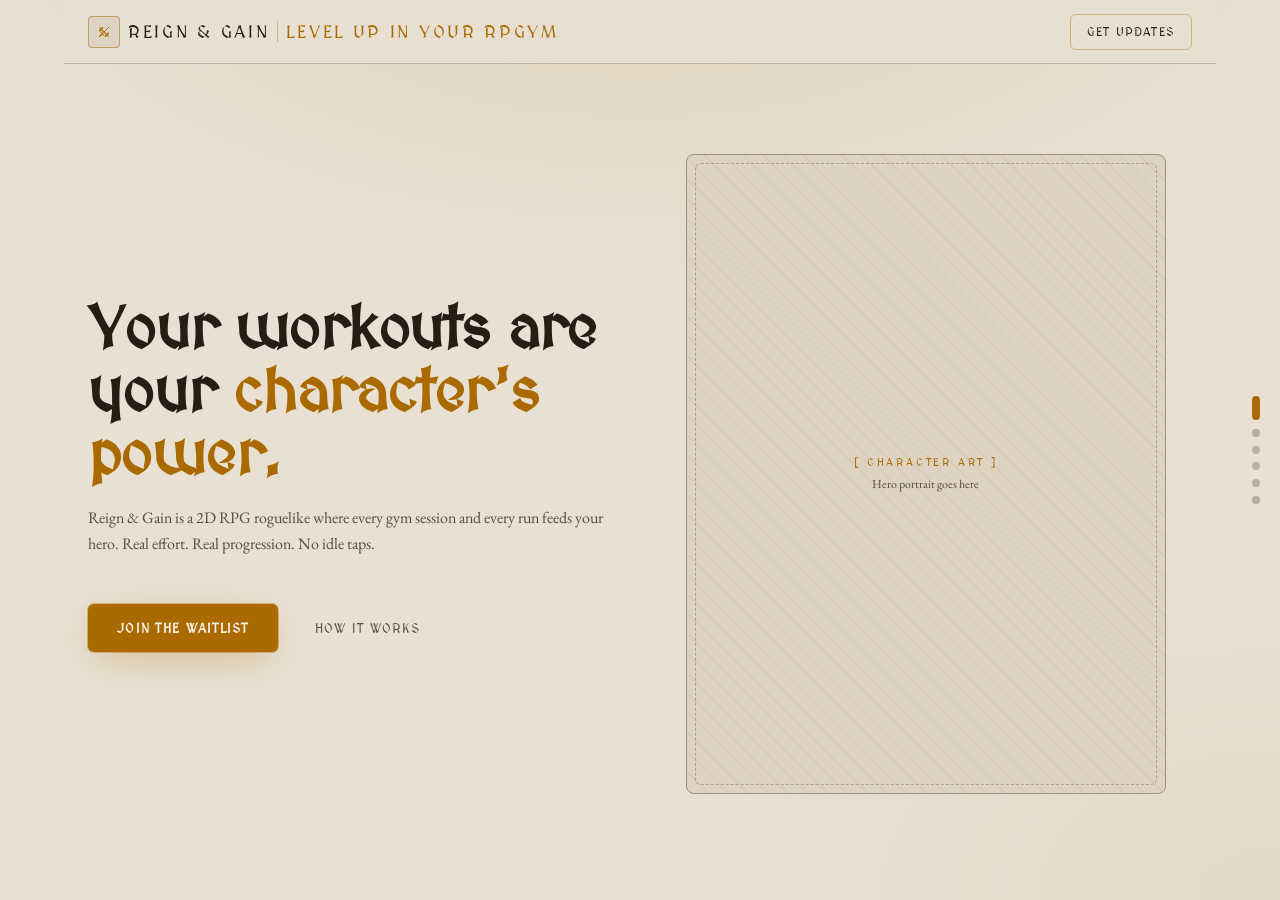
<file: index.html>
<!DOCTYPE html>
<html lang="en">
<head>
<meta charset="UTF-8" />
<meta name="viewport" content="width=device-width, initial-scale=1.0" />
<title>Reign & Gain: Level Up in Your RPGym</title>
<meta name="description" content="Reign & Gain is a fitness-themed 2D RPG roguelike where your real-world workouts power your in-game character. Level up in your RPGym — join the pre-alpha waitlist." />
<meta property="og:title" content="Reign & Gain: Level Up in Your RPGym" />
<meta property="og:description" content="A 2D RPG roguelike where gym sessions and runs level up your hero. Pre-alpha, building in public." />
<meta property="og:type" content="website" />
<meta name="twitter:card" content="summary_large_image" />
<link rel="stylesheet" href="css/styles.css?v=18" />
</head>
<body>

<header class="wrap nav nav-fixed">
  <div class="brand">
    <div class="brand-mark">
      <svg viewBox="0 0 24 24" fill="none" stroke="currentColor" stroke-linecap="round" stroke-linejoin="round">
        <g transform="rotate(45 12 12)">
          <path stroke-width="1.6" d="M3 12 21 12"/>
          <path stroke-width="2.4" d="M6 9 6 15"/>
          <path stroke-width="2.4" d="M18 9 18 15"/>
          <path stroke-width="1.3" d="M12 2 12 17"/>
          <path stroke-width="1.6" d="M9 15.5 15 15.5"/>
          <path stroke-width="1.8" d="M12 17 12 20.5"/>
          <circle cx="12" cy="21.3" r="1" fill="currentColor" stroke="none"/>
        </g>
      </svg>
    </div>
    <span class="brand-name">REIGN &amp; GAIN</span>
    <span class="brand-tagline">LEVEL UP IN YOUR RPGYM</span>
  </div>
  <a href="#signup"><button class="btn btn-outline">Get updates</button></a>
</header>

<div id="pager">
  <div id="pager-track">

    <section class="page wrap hero" data-page>
      <div class="hero-copy" data-animate>
        <h1>Your workouts are your<span class="accent"> character's power.</span></h1>

        <p class="lead">Reign &amp; Gain is a 2D RPG roguelike where every gym session and every run feeds your hero. Real effort. Real progression. No idle taps.</p>

        <div class="hero-actions">
          <a href="#signup"><button class="btn btn-primary">Join the Waitlist</button></a>
          <a href="#how"><button class="btn btn-ghost">How it works</button></a>
        </div>
      </div>

      <div class="hero-art" data-animate>
        <div class="placeholder aspect-45">
          <div class="placeholder-inset"></div>
          <div class="placeholder-content">
            <span class="placeholder-label">[ Character Art ]</span>
            <span class="placeholder-sub">Hero portrait goes here</span>
          </div>
        </div>
      </div>
    </section>

    <section class="page wrap wrap-narrow mission" data-page>
      <div data-animate>
        <p class="eyebrow">Why we're building this</p>
        <h2>A shared world where gamers and athletes are one and the same</h2>
        <p>Lifting and running aren't separate from play here. They ARE the play. Real-world effort and in-game progression feed the same fire instead of fighting for your time.</p>
      </div>
    </section>

    <section id="how" class="page wrap flow-safe" data-page>
      <div class="section-head" data-animate>
        <h2>How it works</h2>
      </div>

      <div class="grid-row grid-row-5" data-animate>

        <div class="card">
          <div class="placeholder aspect-video">
            <div class="placeholder-inset"></div>
            <div class="placeholder-content"><span class="placeholder-label">[ Workout Photo ]</span></div>
          </div>
          <div class="card-title-row">
            <svg viewBox="0 0 24 24" fill="none" stroke="currentColor" stroke-width="1.5" stroke-linecap="round" stroke-linejoin="round"><path d="M4 16c0-2 1-3 2-3s2 1 2 3-1 4-2 4-2-2-2-4Z"/><path d="M16 8c0-2 1-3 2-3s2 1 2 3-1 4-2 4-2-2-2-4Z"/><path d="M8 13c1 0 2-1 2-3M14 11c1 0 2 1 2 3"/></svg>
            <h3>Real Workout</h3>
          </div>
          <p class="body">Run or lift. Reign &amp; Gain doesn't need your phone open.</p>
          <div class="card-num">01</div>
        </div>

        <div class="card">
          <div class="placeholder aspect-video">
            <div class="placeholder-inset"></div>
            <div class="placeholder-content"><span class="placeholder-label">[ Verification UI ]</span></div>
          </div>
          <div class="card-title-row">
            <svg viewBox="0 0 24 24" fill="none" stroke="currentColor" stroke-width="1.5" stroke-linecap="round" stroke-linejoin="round"><path d="M12 21s7-6.5 7-11.5A7 7 0 0 0 5 9.5C5 14.5 12 21 12 21Z"/><circle cx="12" cy="9.5" r="2.2"/></svg>
            <h3>Auto-Verified</h3>
          </div>
          <p class="body">Zero manual logging. You do the workout, we handle the backend.</p>
          <div class="card-num">02</div>
        </div>

        <div class="card">
          <div class="placeholder aspect-video">
            <div class="placeholder-inset"></div>
            <div class="placeholder-content"><span class="placeholder-label">[ Token Drop ]</span></div>
          </div>
          <div class="card-title-row">
            <svg viewBox="0 0 24 24" fill="none" stroke="currentColor" stroke-width="1.5" stroke-linecap="round" stroke-linejoin="round"><path d="M3 8h11a3 3 0 1 0-3-3"/><path d="M3 13h15a3 3 0 1 1-3 3"/><path d="M3 18h8"/></svg>
            <h3>Get Tokens</h3>
          </div>
          <p class="body">Gym sessions mint Iron Tokens. Running mints Wind Tokens.</p>
          <div class="card-num">03</div>
        </div>

        <div class="card">
          <div class="placeholder aspect-video">
            <div class="placeholder-inset"></div>
            <div class="placeholder-content"><span class="placeholder-label">[ Skill Tree UI ]</span></div>
          </div>
          <div class="card-title-row">
            <svg viewBox="0 0 24 24" fill="none" stroke="currentColor" stroke-width="1.5" stroke-linecap="round" stroke-linejoin="round"><circle cx="6" cy="5" r="2"/><circle cx="6" cy="19" r="2"/><circle cx="18" cy="12" r="2"/><path d="M6 7v10M6 12h8.5M14.5 12 16.3 10.2M6 12 8 10"/></svg>
            <h3>Skill Tree</h3>
          </div>
          <p class="body">Spend tokens to unlock class abilities and specialize.</p>
          <div class="card-num">04</div>
        </div>

        <div class="card">
          <div class="placeholder aspect-video">
            <div class="placeholder-inset"></div>
            <div class="placeholder-content"><span class="placeholder-label">[ Combat Screenshot ]</span></div>
          </div>
          <div class="card-title-row">
            <svg viewBox="0 0 24 24" fill="none" stroke="currentColor" stroke-width="1.5" stroke-linecap="round" stroke-linejoin="round"><rect x="4" y="4" width="16" height="16" rx="3"/><circle cx="8.5" cy="8.5" r="1" fill="currentColor" stroke="none"/><circle cx="15.5" cy="8.5" r="1" fill="currentColor" stroke="none"/><circle cx="12" cy="12" r="1" fill="currentColor" stroke="none"/><circle cx="8.5" cy="15.5" r="1" fill="currentColor" stroke="none"/><circle cx="15.5" cy="15.5" r="1" fill="currentColor" stroke="none"/></svg>
            <h3>Combat</h3>
          </div>
          <p class="body">Turn-based battles combine dice, strategy and quick-time events.</p>
          <div class="card-num">05</div>
        </div>

      </div>
    </section>

    <section id="classes" class="page wrap flow-safe" data-page>
      <div class="section-head" data-animate>
        <h2>Choose your class</h2>
        <p class="section-sub">Customize your hero's look and choose your skills, but your workouts dictate your class.</p>
      </div>

      <div class="grid-row grid-row-3" data-animate>

        <div class="card">
          <div class="placeholder aspect-34">
            <div class="placeholder-inset"></div>
            <div class="placeholder-content"><span class="placeholder-label">[ Warrior Portrait ]</span></div>
          </div>
          <div class="card-title-row">
            <svg viewBox="0 0 24 24" fill="none" stroke="currentColor" stroke-linecap="round" stroke-linejoin="round">
              <g transform="rotate(45 12 12)">
                <path stroke-width="1.4" d="M12 2 13.4 5.2 13.4 15.6 10.6 15.6 10.6 5.2Z"/>
                <path stroke-width="2" d="M7.8 16 16.2 16"/>
                <path stroke-width="1.4" d="M12 16 12 20"/>
                <circle cx="12" cy="20.8" r="1" fill="currentColor" stroke="none"/>
              </g>
            </svg>
            <h3>Warrior</h3>
          </div>
          <p class="card-stats"><span class="stat-token">Iron Tokens</span> · HP · Armor · Damage</p>
          <p class="body">Fed by Iron Tokens: the more you lift, the harder you hit.</p>
        </div>

        <div class="card">
          <div class="placeholder aspect-34">
            <div class="placeholder-inset"></div>
            <div class="placeholder-content"><span class="placeholder-label">[ Rogue Portrait ]</span></div>
          </div>
          <div class="card-title-row">
            <svg viewBox="0 0 24 24" fill="none" stroke="currentColor" stroke-width="1.5" stroke-linecap="round" stroke-linejoin="round"><path d="M13 2 4 14h6l-1 8 9-12h-6l1-8Z"/></svg>
            <h3>Rogue</h3>
          </div>
          <p class="card-stats"><span class="stat-token">Wind Tokens</span> · Stamina · Agility · Speed</p>
          <p class="body">Fed by Wind Tokens: running sharpens speed and reflexes.</p>
        </div>

        <div class="card">
          <div class="placeholder aspect-34">
            <div class="placeholder-inset"></div>
            <div class="placeholder-content"><span class="placeholder-label">[ Mage Portrait ]</span></div>
          </div>
          <div class="card-title-row">
            <svg viewBox="0 0 24 24" fill="none" stroke="currentColor" stroke-width="1.5" stroke-linecap="round" stroke-linejoin="round"><path d="M12 3v4M12 17v4M3 12h4M17 12h4M6 6l2.5 2.5M17.5 17.5 15 15M6 18l2.5-2.5M17.5 6.5 15 9"/></svg>
            <h3>Mage</h3>
          </div>
          <p class="card-stats"><span class="stat-token">Iron + Wind Tokens</span> · Hybrid · Magic</p>
          <p class="body">Fed by both token types: a hybrid build focused on magic spells.</p>
        </div>

      </div>
    </section>

    <section class="page banner" data-page>
      <div class="wrap wrap-narrow" data-animate>
        <h2>You <span class="accent-underline">Are</span> Your Hero</h2>
        <p>Every rep, every mile, every drop of sweat: it all lands here. Your character doesn't just look like you. They are you.</p>
      </div>
    </section>

    <section id="signup" class="page wrap wrap-signup" data-page>
      <div class="section-head" data-animate>
        <p class="eyebrow">Enlist Now</p>
        <h2>Get on the waitlist</h2>
        <p class="section-sub">Be the first to know when playtests open. One-line updates, no marketing fluff.</p>
      </div>

      <div class="signup-box" data-animate>
        <div id="form-wrap">
          <form id="waitlist-form" novalidate>
            <div class="field">
              <label for="email">Email address</label>
              <input id="email" name="email" type="email" required autocomplete="email" placeholder="you@example.com" />
            </div>

            <div class="consent-row">
              <input id="consent" name="consent" type="checkbox" />
              <label for="consent">I agree to receive occasional updates about Reign &amp; Gain at this email address.</label>
            </div>

            <p id="form-error" class="form-error hidden" role="alert"></p>

            <button id="submit-btn" type="submit" class="btn btn-submit">Join the Waitlist</button>

            <p class="form-note">We only use your email to notify you about Reign &amp; Gain updates. No spam, no sharing your data, unsubscribe anytime.</p>
          </form>
        </div>

        <div id="success-wrap" class="success-box hidden">
          <svg viewBox="0 0 24 24" fill="none" stroke="currentColor" stroke-width="1.5" stroke-linecap="round" stroke-linejoin="round"><circle cx="12" cy="12" r="9"/><path d="m8.5 12.5 2.3 2.3L16 10"/></svg>
          <div>
            <h3>You're on the list.</h3>
            <p>We'll only email you when there's something real to show.</p>
          </div>
        </div>
      </div>

      <p class="page-foot">
        <span class="page-foot-status"><span class="badge-dot-inline"></span>Pre-Alpha · Week one, no fake numbers, just an honest waitlist.</span>
        <a href="privacy.html">Privacy</a>
        <span id="foot-year">© Reign &amp; Gain</span>
      </p>
    </section>

  </div>

  <nav id="pager-dots" aria-label="Page navigation"></nav>
</div>

<script src="js/waitlist.js?v=13"></script>
<script src="js/scroll-effects.js?v=13"></script>
<script src="js/paginate.js?v=17"></script>
<script>document.getElementById("foot-year").textContent = "© " + new Date().getFullYear() + " Reign & Gain";</script>
</body>
</html>
</file>
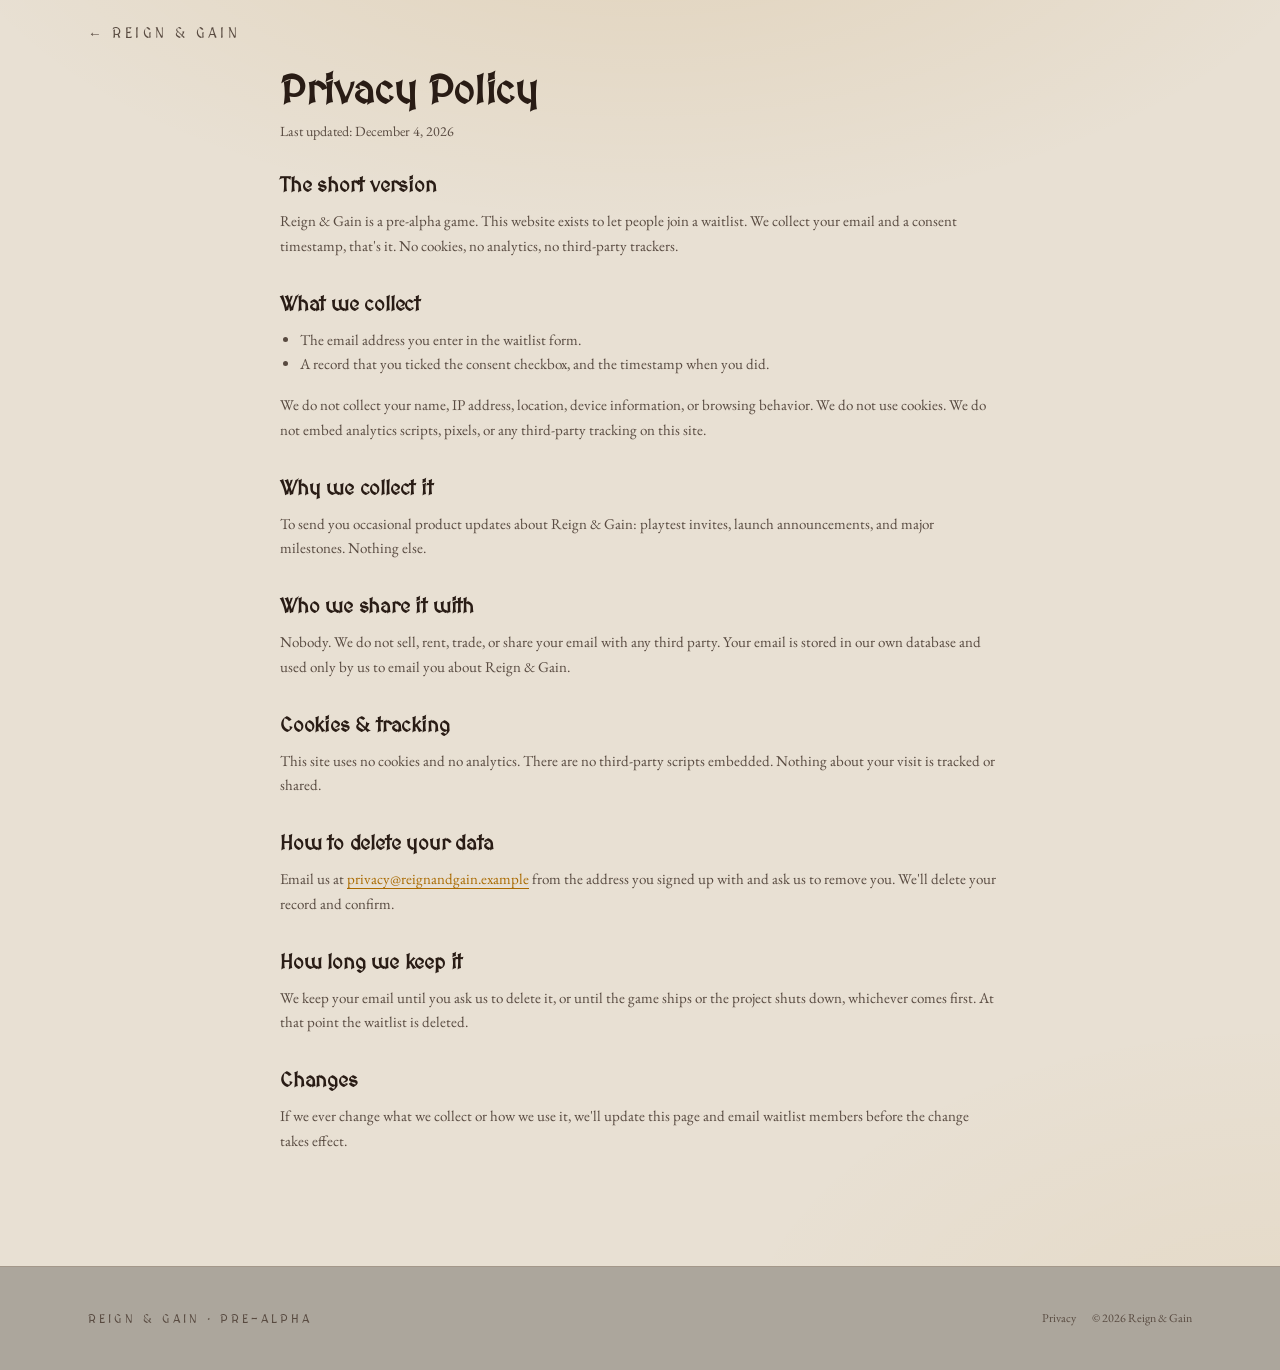
<file: privacy.html>
<!DOCTYPE html>
<html lang="en">
<head>
<meta charset="UTF-8" />
<meta name="viewport" content="width=device-width, initial-scale=1.0" />
<title>Privacy Policy · Reign & Gain</title>
<meta name="description" content="How Reign & Gain handles your email on the pre-alpha waitlist. No tracking, no analytics, no third parties." />
<meta name="robots" content="index,follow" />
<link rel="stylesheet" href="css/styles.css?v=18" />
</head>
<body>

<header class="wrap privacy-header">
  <a href="index.html" class="back-link">← Reign &amp; Gain</a>
</header>

<main class="wrap wrap-narrow privacy-main" style="padding-bottom:5rem">
  <h1>Privacy Policy</h1>
  <p id="privacy-updated" class="privacy-updated"></p>

  <div class="privacy-body">

    <div class="privacy-section">
      <h2>The short version</h2>
      <p>Reign &amp; Gain is a pre-alpha game. This website exists to let people join a waitlist. We collect your email and a consent timestamp, that's it. No cookies, no analytics, no third-party trackers.</p>
    </div>

    <div class="privacy-section">
      <h2>What we collect</h2>
      <ul>
        <li>The email address you enter in the waitlist form.</li>
        <li>A record that you ticked the consent checkbox, and the timestamp when you did.</li>
      </ul>
      <p>We do not collect your name, IP address, location, device information, or browsing behavior. We do not use cookies. We do not embed analytics scripts, pixels, or any third-party tracking on this site.</p>
    </div>

    <div class="privacy-section">
      <h2>Why we collect it</h2>
      <p>To send you occasional product updates about Reign &amp; Gain: playtest invites, launch announcements, and major milestones. Nothing else.</p>
    </div>

    <div class="privacy-section">
      <h2>Who we share it with</h2>
      <p>Nobody. We do not sell, rent, trade, or share your email with any third party. Your email is stored in our own database and used only by us to email you about Reign &amp; Gain.</p>
    </div>

    <div class="privacy-section">
      <h2>Cookies &amp; tracking</h2>
      <p>This site uses no cookies and no analytics. There are no third-party scripts embedded. Nothing about your visit is tracked or shared.</p>
    </div>

    <div class="privacy-section">
      <h2>How to delete your data</h2>
      <p>Email us at <a href="mailto:privacy@reignandgain.example">privacy@reignandgain.example</a> from the address you signed up with and ask us to remove you. We'll delete your record and confirm.</p>
    </div>

    <div class="privacy-section">
      <h2>How long we keep it</h2>
      <p>We keep your email until you ask us to delete it, or until the game ships or the project shuts down, whichever comes first. At that point the waitlist is deleted.</p>
    </div>

    <div class="privacy-section">
      <h2>Changes</h2>
      <p>If we ever change what we collect or how we use it, we'll update this page and email waitlist members before the change takes effect.</p>
    </div>

  </div>
</main>

<footer>
  <div class="wrap">
    <p class="foot-brand">Reign &amp; Gain · Pre-Alpha</p>
    <div class="foot-links">
      <a href="privacy.html">Privacy</a>
      <span id="foot-year">© Reign &amp; Gain</span>
    </div>
  </div>
</footer>

<script>
  document.getElementById("foot-year").textContent = "© " + new Date().getFullYear() + " Reign & Gain";
  document.getElementById("privacy-updated").textContent = "Last updated: " + new Date().toLocaleDateString("en-US", { year: "numeric", month: "long", day: "numeric" });
</script>
</body>
</html>
     
</file>
<file: css/styles.css>
/* RPGym design system — STYLE VARIANT: "Parchment Fantasy". Warm cream
   parchment background, ink-brown text, bronze/gold accent, manuscript
   display font — a storybook-RPG feel. Same tokens/structure as the
   original — only the values changed, so all layout and functionality
   stays identical. */

@import url("https://fonts.googleapis.com/css2?family=MedievalSharp&family=EB+Garamond:wght@400;500;600&display=swap");

:root {
  --radius: 0.5rem;

  --background: oklch(0.91 0.02 80);
  --foreground: oklch(0.24 0.025 50);

  --card: oklch(0.87 0.025 75);
  --border: oklch(0.66 0.03 70);
  --input: oklch(0.885 0.025 75);

  --ember: oklch(0.58 0.13 70);
  --ember-glow: oklch(0.66 0.14 70);

  --muted-foreground: oklch(0.42 0.025 60);
  --destructive: oklch(0.50 0.18 25);

  --font-display: "MedievalSharp", "Cinzel", "Georgia", serif;
  --font-sans: "EB Garamond", Georgia, serif;
}

* {
  box-sizing: border-box;
  border-color: var(--border);
}

html,
body {
  margin: 0;
  padding: 0;
  background-color: var(--background);
  color: var(--foreground);
  font-family: var(--font-sans);
  -webkit-font-smoothing: antialiased;
}

#pager {
  position: relative;
  height: 100vh;
  height: 100svh;
  overflow: hidden;
}

#pager-track {
  will-change: transform;
  transition: transform 0.8s cubic-bezier(0.45, 0, 0.2, 1);
}

@media (prefers-reduced-motion: reduce) {
  #pager-track {
    transition: none;
  }
}

.page {
  height: 100vh;
  height: 100svh;
  width: 100%;
  box-sizing: border-box;
  display: flex;
  flex-direction: column;
  justify-content: center;
  padding-top: 4.5rem;
  padding-bottom: 1.5rem;
  overflow-y: auto;
}

#pager-dots {
  position: fixed;
  right: 1.25rem;
  top: 50%;
  transform: translateY(-50%);
  display: flex;
  flex-direction: column;
  gap: 0.55rem;
  z-index: 60;
}

.pager-dot {
  width: 0.5rem;
  height: 0.5rem;
  border-radius: 999px;
  border: none;
  padding: 0;
  cursor: pointer;
  background: color-mix(in oklab, var(--foreground) 25%, transparent);
  transition: height 0.25s ease, background-color 0.25s ease;
}

.pager-dot:hover {
  background: color-mix(in oklab, var(--foreground) 45%, transparent);
}

.pager-dot.active {
  height: 1.5rem;
  background: var(--ember);
}

@media (max-height: 760px) {
  .page {
    padding-top: 3.75rem;
    padding-bottom: 1rem;
  }

  .section-head {
    margin-bottom: 1.25rem;
  }

  .card {
    padding: 0.75rem;
  }
}

[data-animate] {
  opacity: 0;
  transform: translateY(28px);
  transition: opacity 0.7s ease, transform 0.7s ease;
}

[data-animate].is-visible {
  opacity: 1;
  transform: translateY(0);
}

@media (prefers-reduced-motion: reduce) {
  [data-animate] {
    opacity: 1;
    transform: none;
    transition: none;
  }
}

body {
  background-image: radial-gradient(
      1200px 600px at 50% -10%,
      color-mix(in oklab, var(--ember) 12%, transparent),
      transparent 60%
    ),
    radial-gradient(
      800px 500px at 100% 100%,
      color-mix(in oklab, var(--ember) 6%, transparent),
      transparent 70%
    );
}

h1,
h2,
h3 {
  font-family: var(--font-display);
  letter-spacing: -0.01em;
  margin: 0;
}

a {
  color: inherit;
  text-decoration: none;
}

.wrap {
  max-width: 72rem;
  margin: 0 auto;
  padding-left: 1.5rem;
  padding-right: 1.5rem;
}

.wrap-narrow {
  max-width: 48rem;
}

.wrap-signup {
  max-width: 50rem;
}

.nav {
  display: flex;
  align-items: center;
  justify-content: space-between;
  padding-top: 0.85rem;
  padding-bottom: 0.85rem;
}

.nav-fixed {
  position: fixed;
  top: 0;
  left: 0;
  right: 0;
  z-index: 50;
  background: color-mix(in oklab, var(--background) 88%, transparent);
  backdrop-filter: blur(10px);
  -webkit-backdrop-filter: blur(10px);
  border-bottom: 1px solid color-mix(in oklab, var(--border) 60%, transparent);
}

.brand {
  display: flex;
  align-items: center;
  gap: 0.5rem;
}

.brand-mark {
  display: flex;
  align-items: center;
  justify-content: center;
  height: 2rem;
  width: 2rem;
  border-radius: 0.25rem;
  border: 1px solid color-mix(in oklab, var(--ember) 50%, transparent);
  background: var(--card);
}

.brand-mark svg {
  width: 1rem;
  height: 1rem;
  color: var(--ember);
}

.brand-name {
  font-family: var(--font-display);
  font-size: 1.125rem;
  letter-spacing: 0.15em;
}

.brand-tagline {
  font-family: var(--font-display);
  font-size: 1.125rem;
  letter-spacing: 0.15em;
  color: var(--ember);
  padding-left: 0.5rem;
  border-left: 1px solid color-mix(in oklab, var(--ember) 35%, transparent);
}

@media (max-width: 720px) {
  .brand-tagline {
    display: none;
  }
}

.btn {
  display: inline-flex;
  align-items: center;
  justify-content: center;
  gap: 0.5rem;
  border-radius: 0.375rem;
  font-family: var(--font-display);
  text-transform: uppercase;
  letter-spacing: 0.1em;
  font-size: 0.8rem;
  cursor: pointer;
  border: 1px solid transparent;
  transition: background-color 0.15s, color 0.15s, border-color 0.15s;
}

.btn-primary {
  height: 3rem;
  padding: 0 1.75rem;
  background: var(--ember);
  color: oklch(0.97 0.015 85);
  font-weight: 700;
  box-shadow: 0 0 0 1px color-mix(in oklab, var(--ember) 40%, transparent),
    0 10px 40px -10px color-mix(in oklab, var(--ember) 45%, transparent);
}

.btn-primary:hover {
  background: var(--ember-glow);
}

.btn-ghost {
  height: 3rem;
  padding: 0 1.5rem;
  background: transparent;
  color: var(--muted-foreground);
}

.btn-ghost:hover {
  color: var(--ember);
}

.btn-outline {
  height: 2.25rem;
  padding: 0 1rem;
  background: transparent;
  border-color: color-mix(in oklab, var(--ember) 40%, transparent);
  font-size: 0.75rem;
  color: var(--foreground);
}

.btn-outline:hover {
  background: color-mix(in oklab, var(--ember) 10%, transparent);
  color: var(--ember);
}

.btn-submit {
  height: 2.75rem;
  width: 100%;
  background: var(--ember);
  color: oklch(0.97 0.015 85);
}

.btn-submit:hover {
  background: var(--ember-glow);
}

.btn-submit:disabled {
  opacity: 0.6;
  cursor: not-allowed;
}

.badge {
  display: inline-flex;
  align-items: center;
  gap: 0.5rem;
  border-radius: 999px;
  border: 1px solid color-mix(in oklab, var(--ember) 40%, transparent);
  background: color-mix(in oklab, var(--ember) 5%, transparent);
  padding: 0.25rem 0.75rem;
  font-size: 0.75rem;
  font-weight: 500;
  text-transform: uppercase;
  letter-spacing: 0.1em;
  color: var(--ember);
}

.badge svg {
  width: 0.75rem;
  height: 0.75rem;
}

.badge-dot {
  height: 0.375rem;
  width: 0.375rem;
  border-radius: 999px;
  background: var(--ember);
  animation: pulse 2s ease-in-out infinite;
}

@keyframes pulse {
  0%, 100% { opacity: 1; }
  50% { opacity: 0.4; }
}

.hero {
  display: grid;
  gap: 2.5rem;
}

@media (min-width: 768px) {
  .hero {
    grid-template-columns: 1fr 1fr;
  }
}

.hero-copy {
  display: flex;
  flex-direction: column;
  justify-content: center;
}

.hero h1 {
  font-size: 2.5rem;
  line-height: 1.05;
}

@media (min-width: 640px) {
  .hero h1 { font-size: 3rem; }
}

@media (min-width: 768px) {
  .hero h1 { font-size: 3.75rem; }
}

.hero h1 .accent {
  color: var(--ember);
}

.hero p.lead {
  margin-top: 1.25rem;
  max-width: 38rem;
  font-size: 1rem;
  line-height: 1.6;
  color: var(--muted-foreground);
  text-wrap: pretty;
}

.hero-actions {
  margin-top: 2rem;
  display: flex;
  flex-wrap: wrap;
  gap: 0.75rem;
}

.badge-hero {
  margin-bottom: 1.5rem;
  width: fit-content;
}

.placeholder {
  position: relative;
  overflow: hidden;
  border-radius: 0.5rem;
  border: 1px solid var(--border);
  background-color: var(--card);
  background-image: repeating-linear-gradient(
    45deg,
    color-mix(in oklab, var(--ember) 6%, transparent) 0 2px,
    transparent 2px 14px
  );
  display: flex;
  align-items: center;
  justify-content: center;
}

.placeholder-inset {
  position: absolute;
  inset: 0.5rem;
  border-radius: 0.375rem;
  border: 1px dashed color-mix(in oklab, var(--border) 80%, transparent);
}

.placeholder-content {
  position: relative;
  display: flex;
  flex-direction: column;
  align-items: center;
  gap: 0.5rem;
  padding: 1rem;
  text-align: center;
}

.placeholder-label {
  font-family: var(--font-display);
  font-size: 0.7rem;
  text-transform: uppercase;
  letter-spacing: 0.25em;
  color: var(--ember);
}

.placeholder-sub {
  font-size: 0.75rem;
  color: var(--muted-foreground);
}

.placeholder-corner {
  position: absolute;
  width: 0.75rem;
  height: 0.75rem;
  color: color-mix(in oklab, var(--ember) 70%, transparent);
}

.aspect-45 { aspect-ratio: 4 / 5; }
.aspect-video { aspect-ratio: 16 / 9; }
.aspect-34 { aspect-ratio: 4 / 3; }

.hero-art {
  width: 100%;
  max-width: 30rem;
  height: min(78vh, 40rem);
  align-self: center;
  margin: 0 auto;
}

.hero-art .placeholder {
  width: 100%;
  height: 100%;
  aspect-ratio: auto;
}

.eyebrow {
  margin-bottom: 0.5rem;
  font-size: 0.75rem;
  text-transform: uppercase;
  letter-spacing: 0.3em;
  color: var(--ember);
}

.section-head {
  text-align: center;
  margin-bottom: 2.25rem;
}

.section-head h2 {
  font-size: 1.875rem;
}

@media (min-width: 640px) {
  .section-head h2 { font-size: 2.25rem; }
}

.section-sub {
  margin: 0.75rem auto 0;
  max-width: 32rem;
  font-size: 0.875rem;
  text-wrap: pretty;
  color: var(--muted-foreground);
}

/* mission */
.mission {
  text-align: center;
}

.mission h2 {
  font-size: 1.5rem;
  line-height: 1.35;
}

@media (min-width: 640px) {
  .mission h2 { font-size: 1.875rem; }
}

@media (min-width: 768px) {
  .mission h2 { font-size: 2.25rem; }
}

.mission p {
  margin-top: 1.25rem;
  font-size: 1rem;
  line-height: 1.6;
  color: var(--muted-foreground);
}

.grid-row {
  display: grid;
  gap: 1rem;
}

.grid-row-5 {
  grid-template-columns: repeat(5, 1fr);
}

.grid-row-3 {
  grid-template-columns: repeat(3, 1fr);
  max-width: 62rem;
  margin: 0 auto;
  align-items: stretch;
}

.grid-row-3 .card {
  height: 100%;
  min-width: 0;
}

.grid-row-3 .card-title-row {
  height: 1.75rem;
  min-height: 0;
  align-items: center;
  margin-bottom: 0.5rem;
}

.grid-row-3 .card-stats {
  height: 1.1rem;
  min-height: 0;
  margin-bottom: 0.6rem;
}

.grid-row-3 .placeholder {
  aspect-ratio: auto;
  height: 9rem;
}

.grid-row-3 .card {
  padding: 0.85rem;
}

#classes .section-head {
  margin-top: 0.4rem;
}

@media (max-width: 700px) {
  .grid-row-5,
  .grid-row-3 {
    display: flex;
    grid-template-columns: none;
    max-width: none;
    overflow-x: auto;
    overflow-y: visible;
    margin: 0 -1.5rem;
    padding: 0 1.5rem 0.5rem;
    scroll-snap-type: x mandatory;
    -webkit-overflow-scrolling: touch;
  }

  .grid-row-5 .card,
  .grid-row-3 .card {
    flex: 0 0 78%;
    scroll-snap-align: start;
  }

  .flow-safe {
    overflow-y: visible;
  }

  .hero {
    gap: 1.25rem;
    align-content: center;
  }

  .hero h1 {
    font-size: 1.85rem;
    line-height: 1.1;
  }

  .hero p.lead {
    margin-top: 0.75rem;
    font-size: 0.875rem;
    line-height: 1.5;
  }

  .hero-actions {
    margin-top: 1.25rem;
    gap: 0.6rem;
  }

  .hero-actions .btn {
    height: 2.5rem;
    padding-left: 1.1rem;
    padding-right: 1.1rem;
    font-size: 0.68rem;
  }

  .hero-art {
    max-width: 11rem;
    height: min(18vh, 9rem);
  }

  .badge-hero {
    margin-bottom: 1rem;
  }

  #pager-dots {
    right: 0.6rem;
    gap: 0.35rem;
  }

  .pager-dot {
    width: 0.3rem;
    height: 0.3rem;
  }

  .pager-dot.active {
    height: 0.85rem;
  }
}

.card {
  display: flex;
  flex-direction: column;
  border-radius: 0.5rem;
  border: 1px solid var(--border);
  background: color-mix(in oklab, var(--card) 60%, transparent);
  padding: 1rem;
  transition: border-color 0.15s;
}

.card:hover {
  border-color: color-mix(in oklab, var(--ember) 40%, transparent);
}

.card .placeholder {
  margin-bottom: 0.75rem;
}

.card-num {
  margin-top: auto;
  padding-top: 1rem;
  text-align: center;
  font-size: 0.7rem;
  font-weight: 500;
  text-transform: uppercase;
  letter-spacing: 0.2em;
  color: color-mix(in oklab, var(--ember) 70%, transparent);
}

.card-title-row {
  margin-bottom: 0.35rem;
  display: flex;
  align-items: flex-start;
  gap: 0.5rem;
  min-height: 3.1rem;
}

.card-title-row svg {
  width: 1rem;
  height: 1rem;
  margin-top: 0.2rem;
  color: var(--ember);
  flex-shrink: 0;
}

.card-title-row h3 {
  font-size: 1rem;
  line-height: 1.3;
  text-transform: uppercase;
  letter-spacing: 0.05em;
}

.card p.body {
  font-size: 0.875rem;
  line-height: 1.6;
  color: var(--muted-foreground);
}

.card-stats .stat-token {
  color: var(--foreground);
}

.card-stats {
  display: block;
  width: 100%;
  min-height: 1rem;
  margin-bottom: 0.5rem;
  font-size: 0.68rem;
  font-weight: 500;
  text-transform: uppercase;
  letter-spacing: normal;
  color: color-mix(in oklab, var(--ember) 70%, transparent);
  white-space: nowrap;
  text-align: justify;
  text-align-last: justify;
  text-justify: inter-word;
  overflow: hidden;
}

.banner {
  border-top: 1px solid color-mix(in oklab, var(--border) 60%, transparent);
  border-bottom: 1px solid color-mix(in oklab, var(--border) 60%, transparent);
  background: color-mix(in oklab, var(--card) 30%, transparent);
  text-align: center;
}

.banner h2 {
  font-size: 1.875rem;
}

.accent-underline {
  color: var(--ember);
  text-decoration: underline;
  text-underline-offset: 4px;
}

@media (min-width: 640px) {
  .banner h2 { font-size: 2.25rem; }
}

@media (min-width: 768px) {
  .banner h2 { font-size: 3rem; }
}

.banner p {
  margin: 1rem auto 0;
  max-width: 36rem;
  font-size: 0.875rem;
  line-height: 1.6;
  color: var(--muted-foreground);
}

@media (min-width: 640px) {
  .banner p { font-size: 1rem; }
}

.status-strip {
  border-top: 1px solid color-mix(in oklab, var(--border) 60%, transparent);
  border-bottom: 1px solid color-mix(in oklab, var(--border) 60%, transparent);
  background: color-mix(in oklab, var(--card) 30%, transparent);
  padding-top: 2.5rem;
  padding-bottom: 2.5rem;
}

.status-strip .wrap {
  display: flex;
  flex-direction: column;
  align-items: center;
  gap: 0.75rem;
  text-align: center;
}

.status-strip p {
  max-width: 36rem;
  font-size: 0.875rem;
  color: var(--muted-foreground);
}

.signup-box {
  border-radius: 0.75rem;
  border: 1px solid var(--border);
  background: var(--card);
  padding: 1.5rem;
}

@media (min-width: 640px) {
  .signup-box { padding: 2rem; }
}

.field {
  margin-bottom: 1rem;
}

.field label {
  display: block;
  margin-bottom: 0.5rem;
  font-size: 0.875rem;
  color: var(--muted-foreground);
}

.field input[type="email"] {
  width: 100%;
  height: 2.75rem;
  border-radius: 0.375rem;
  border: 1px solid var(--border);
  background: var(--input);
  color: var(--foreground);
  padding: 0 0.75rem;
  font-size: 0.9rem;
  font-family: var(--font-sans);
}

.field input[type="email"]:focus {
  outline: 2px solid color-mix(in oklab, var(--ember) 50%, transparent);
  outline-offset: 1px;
}

.consent-row {
  display: flex;
  align-items: flex-start;
  gap: 0.75rem;
  margin-bottom: 1rem;
}

.consent-row input[type="checkbox"] {
  margin-top: 0.15rem;
  width: 1.05rem;
  height: 1.05rem;
  accent-color: var(--ember);
  flex-shrink: 0;
}

.consent-row label {
  font-size: 0.875rem;
  line-height: 1.4;
  color: var(--muted-foreground);
}

.form-error {
  margin-bottom: 1rem;
  font-size: 0.875rem;
  color: var(--destructive);
}

.form-note {
  margin-top: 1rem;
  font-size: 0.6875rem;
  line-height: 1.6;
  color: var(--muted-foreground);
  text-wrap: pretty;
}

.success-box {
  display: flex;
  align-items: flex-start;
  gap: 0.75rem;
  border-radius: 0.5rem;
  border: 1px solid color-mix(in oklab, var(--ember) 40%, transparent);
  background: var(--card);
  padding: 1.5rem;
  box-shadow: 0 0 0 1px color-mix(in oklab, var(--ember) 40%, transparent),
    0 10px 40px -10px color-mix(in oklab, var(--ember) 45%, transparent);
}

.success-box svg {
  width: 1.5rem;
  height: 1.5rem;
  color: var(--ember);
  flex-shrink: 0;
  margin-top: 0.15rem;
}

.success-box h3 {
  font-size: 1.125rem;
}

.success-box p {
  margin-top: 0.25rem;
  font-size: 0.875rem;
  color: var(--muted-foreground);
}

.hidden { display: none !important; }

.page-foot {
  margin-top: 1.25rem;
  display: flex;
  flex-wrap: wrap;
  justify-content: center;
  align-items: baseline;
  row-gap: 0.35rem;
  column-gap: 0.6rem;
  text-align: center;
  font-size: 0.75rem;
  line-height: 1.5;
  color: var(--muted-foreground);
}

.page-foot-status {
  white-space: normal;
}

.page-foot a {
  color: var(--ember);
  text-decoration: underline;
  text-underline-offset: 3px;
  white-space: nowrap;
}

.page-foot #foot-year {
  white-space: nowrap;
}

.badge-dot-inline {
  display: inline-block;
  height: 0.375rem;
  width: 0.375rem;
  margin-right: 0.4rem;
  border-radius: 999px;
  background: var(--ember);
  vertical-align: middle;
}

footer {
  border-top: 1px solid color-mix(in oklab, var(--border) 60%, transparent);
  background: color-mix(in oklab, var(--background) 80%, black);
}

footer .wrap {
  display: flex;
  flex-direction: column;
  align-items: center;
  justify-content: space-between;
  gap: 0.75rem;
  padding-top: 2rem;
  padding-bottom: 2rem;
  font-size: 0.75rem;
  color: var(--muted-foreground);
}

@media (min-width: 640px) {
  footer .wrap { flex-direction: row; }
}

footer .foot-brand {
  font-family: var(--font-display);
  text-transform: uppercase;
  letter-spacing: 0.25em;
}

footer .foot-links {
  display: flex;
  align-items: center;
  gap: 1rem;
}

footer a:hover {
  color: var(--ember);
}

.privacy-header {
  display: flex;
  align-items: center;
  justify-content: space-between;
  padding-top: 1.5rem;
  padding-bottom: 1.5rem;
}

.back-link {
  font-family: var(--font-display);
  font-size: 0.85rem;
  text-transform: uppercase;
  letter-spacing: 0.25em;
  color: var(--muted-foreground);
}

.back-link:hover {
  color: var(--ember);
}

.privacy-main h1 {
  font-size: 2.5rem;
}

.privacy-updated {
  margin-top: 0.5rem;
  font-size: 0.875rem;
  color: var(--muted-foreground);
}

.privacy-body {
  margin-top: 2rem;
}

.privacy-section {
  margin-bottom: 2rem;
}

.privacy-section h2 {
  font-size: 1.25rem;
}

.privacy-section p,
.privacy-section li {
  font-size: 0.9375rem;
  line-height: 1.65;
  color: var(--muted-foreground);
}

.privacy-section p {
  margin-top: 0.75rem;
}

.privacy-section ul {
  margin-top: 0.75rem;
  padding-left: 1.25rem;
}

.privacy-section a {
  color: var(--ember);
  text-decoration: underline;
  text-underline-offset: 4px;
}
</file>
